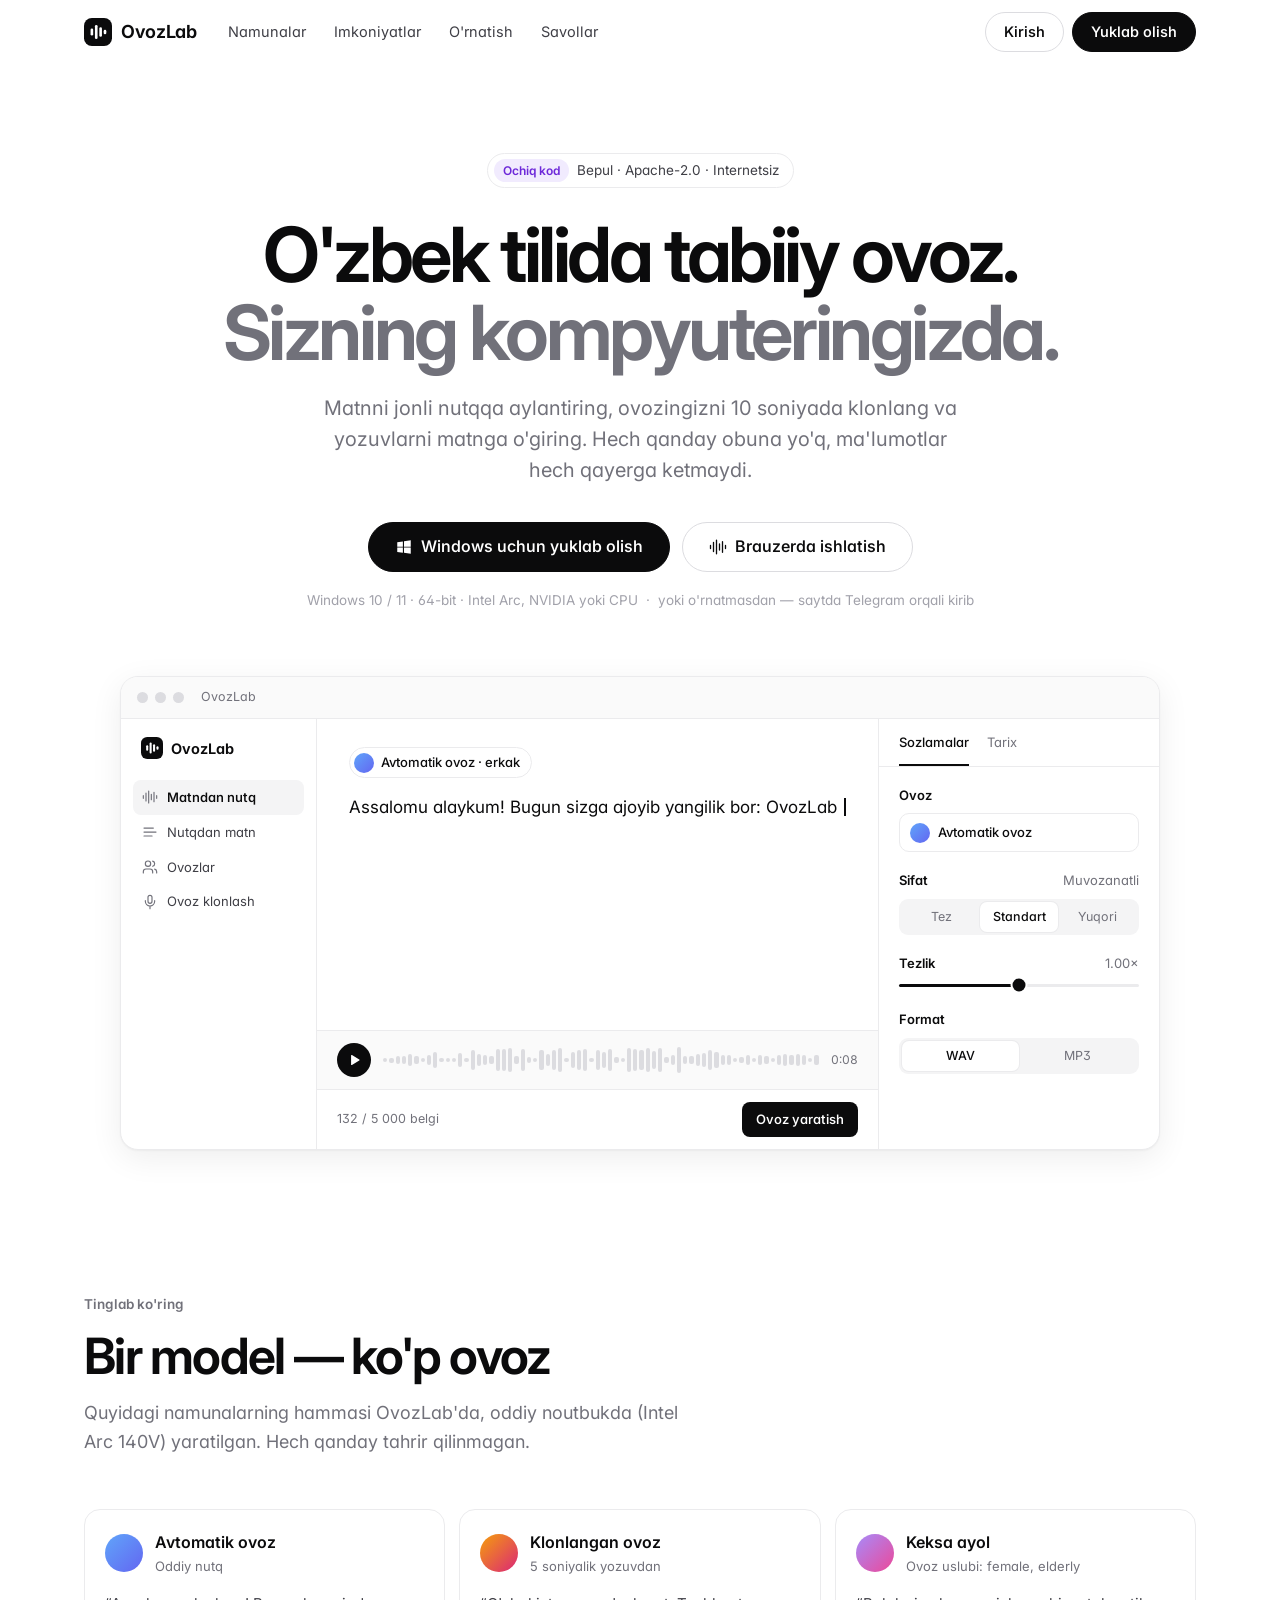
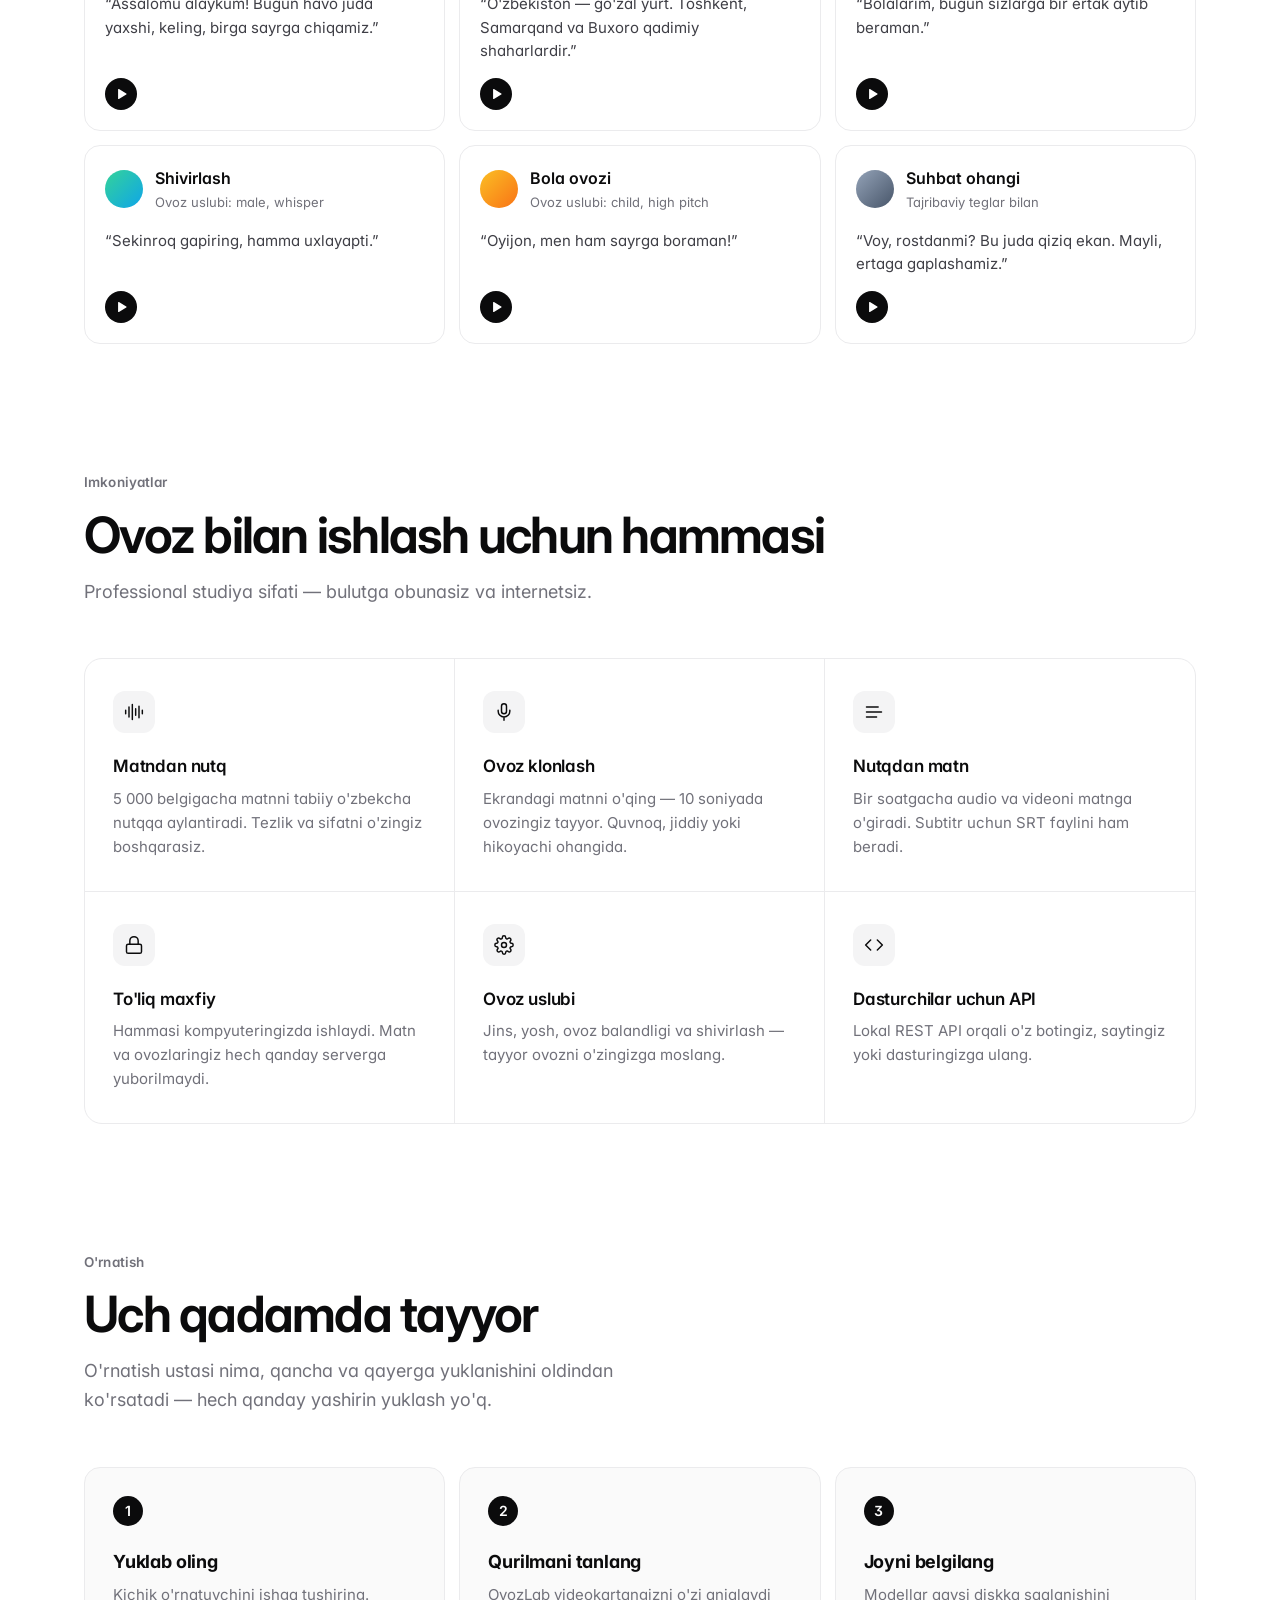
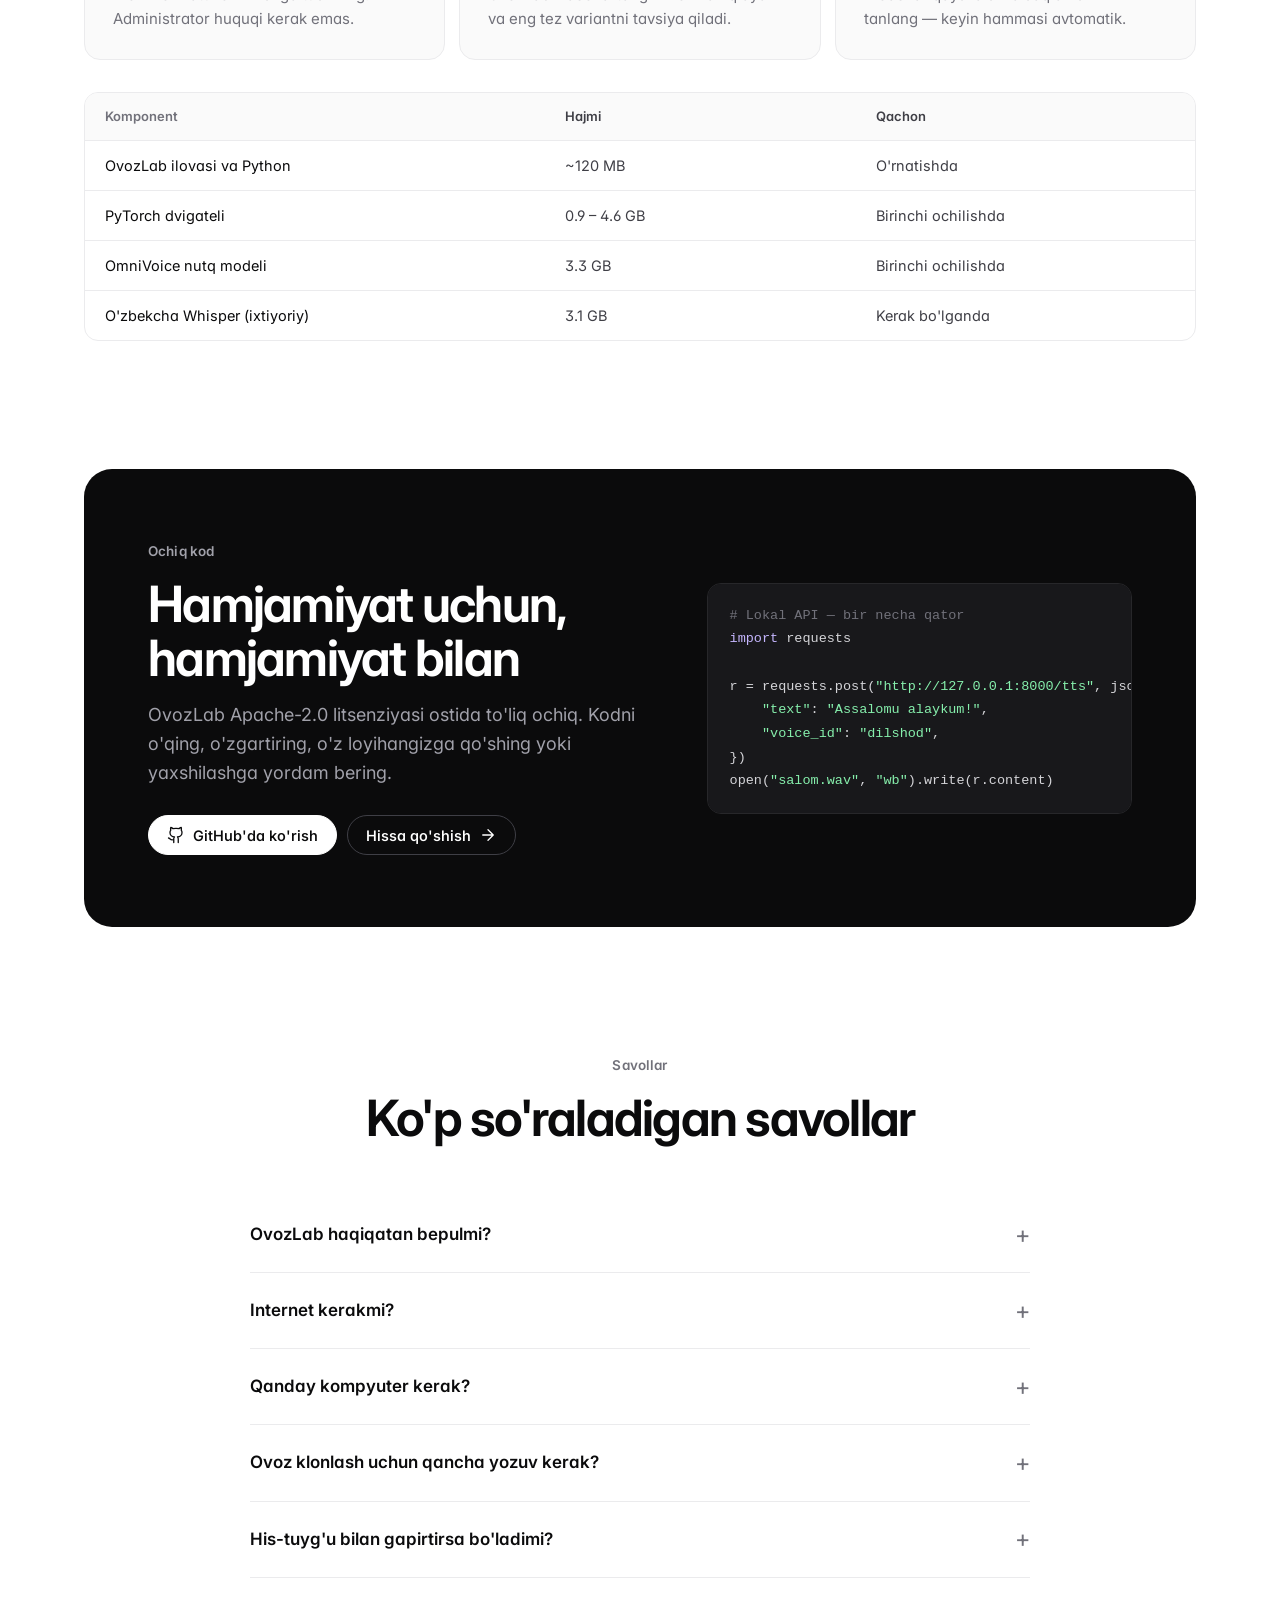
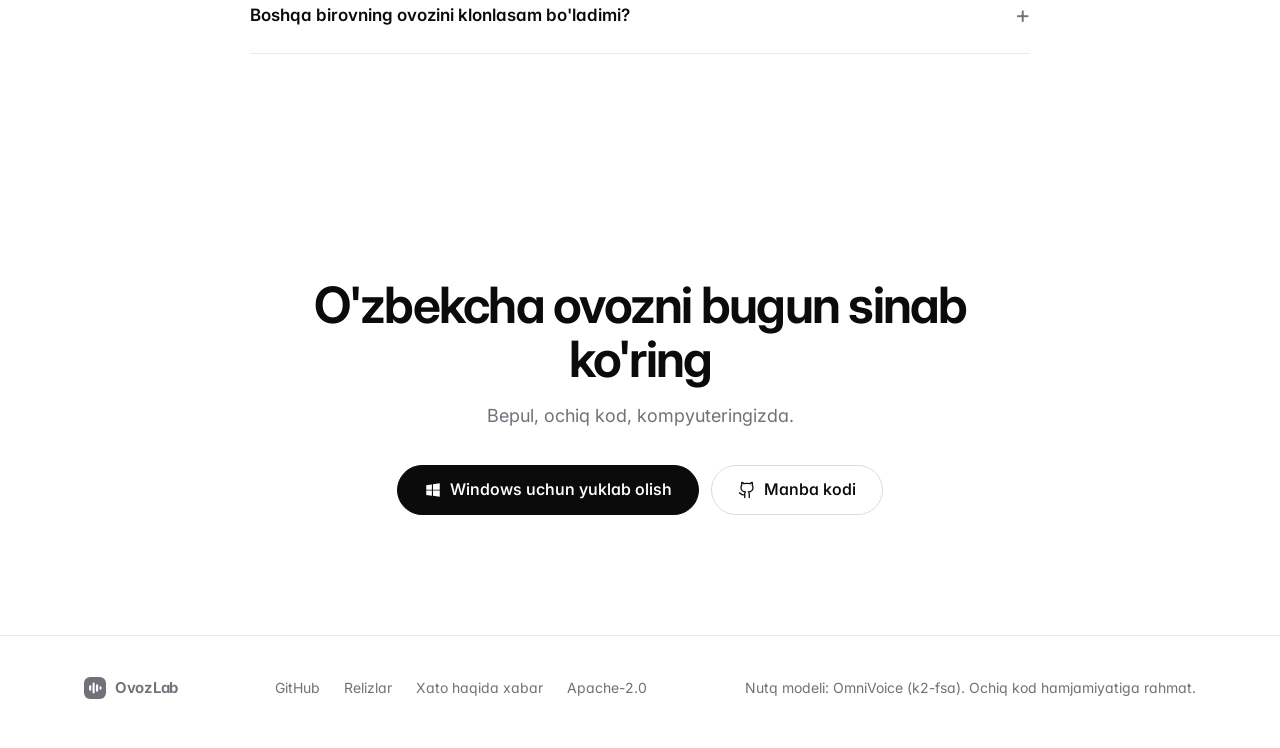
<file: website/index.html>
<!doctype html>
<html lang="uz">
<head>
<meta charset="utf-8">
<meta name="viewport" content="width=device-width, initial-scale=1">
<title>OvozLab — o'zbek tilida tabiiy ovoz</title>
<meta name="description" content="OvozLab — o'zbek tili uchun ochiq kodli matndan nutq, ovoz klonlash va nutqdan matn dasturi. Bepul, internetsiz, kompyuteringizda ishlaydi.">
<meta property="og:title" content="OvozLab — o'zbek tilida tabiiy ovoz">
<meta property="og:description" content="Matndan nutq, ovoz klonlash va nutqdan matn. Ochiq kod, bepul, internetsiz.">
<meta property="og:image" content="assets/icon.png">
<link rel="icon" href="assets/logo.svg" type="image/svg+xml">
<link rel="preconnect" href="https://fonts.googleapis.com">
<link rel="preconnect" href="https://fonts.gstatic.com" crossorigin>
<link href="https://fonts.googleapis.com/css2?family=Inter:wght@400;500;600;700&display=swap" rel="stylesheet">
<style>
  :root {
    --bg: #ffffff; --bg-subtle: #fafafa; --surface: #f4f4f5; --border: #ebebed; --border-strong: #dcdce0;
    --text: #0b0b0c; --text-2: #3f3f46; --muted: #71717a; --faint: #a1a1aa;
    --primary: #0b0b0c; --primary-text: #fff; --accent-soft: #f1ebfe; --accent-text: #6d28d9;
    --shadow: 0 1px 2px rgba(0,0,0,.04), 0 8px 32px rgba(0,0,0,.07);
    --font: "Inter", system-ui, -apple-system, "Segoe UI", sans-serif;
  }
  :root[data-theme="dark"] {
    --bg: #0b0b0d; --bg-subtle: #111114; --surface: #18181b; --border: #222226; --border-strong: #2f2f35;
    --text: #f4f4f5; --text-2: #d4d4d8; --muted: #a1a1aa; --faint: #71717a;
    --primary: #f4f4f5; --primary-text: #0b0b0c; --accent-soft: #241b3a; --accent-text: #c4b5fd;
    --shadow: 0 1px 2px rgba(0,0,0,.4), 0 8px 32px rgba(0,0,0,.5);
  }
  * { box-sizing: border-box; }
  html { scroll-behavior: smooth; }
  body { margin: 0; background: var(--bg); color: var(--text); font: 16px/1.6 var(--font); -webkit-font-smoothing: antialiased; font-feature-settings: "cv11", "ss01"; }
  a { color: inherit; text-decoration: none; }
  img, svg { display: block; }
  .wrap { max-width: 1160px; margin: 0 auto; padding: 0 24px; }
  .icon { width: 20px; height: 20px; stroke: currentColor; fill: none; stroke-width: 1.75; stroke-linecap: round; stroke-linejoin: round; flex: none; }

  /* nav */
  header { position: sticky; top: 0; z-index: 50; background: color-mix(in srgb, var(--bg) 82%, transparent); backdrop-filter: saturate(1.4) blur(12px); border-bottom: 1px solid transparent; transition: border-color .2s; }
  header.scrolled { border-bottom-color: var(--border); }
  .nav { height: 64px; display: flex; align-items: center; gap: 32px; }
  .brand { display: flex; align-items: center; gap: 9px; font-weight: 650; font-size: 18px; letter-spacing: -0.02em; }
  .brand svg { width: 28px; height: 28px; }
  .nav-links { display: flex; gap: 28px; font-size: 14.5px; color: var(--text-2); }
  .nav-links a:hover { color: var(--text); }
  .nav-cta { margin-left: auto; display: flex; gap: 8px; }
  .btn { display: inline-flex; align-items: center; justify-content: center; gap: 8px; height: 40px; padding: 0 18px; border-radius: 999px; font-weight: 550; font-size: 14.5px; border: 1px solid var(--border-strong); background: var(--bg); color: var(--text); white-space: nowrap; transition: opacity .15s, background .15s; cursor: pointer; }
  .btn:hover { background: var(--surface); }
  .btn.primary { background: var(--primary); color: var(--primary-text); border-color: var(--primary); }
  .btn.primary:hover { opacity: .86; }
  .btn.lg { height: 50px; padding: 0 26px; font-size: 16px; }
  .btn .icon { width: 18px; height: 18px; }

  /* hero */
  .hero { text-align: center; padding: 88px 0 40px; }
  .pill { display: inline-flex; align-items: center; gap: 8px; border: 1px solid var(--border); border-radius: 999px; padding: 5px 14px 5px 6px; font-size: 13.5px; color: var(--text-2); margin-bottom: 28px; background: var(--bg); }
  .pill b { background: var(--accent-soft); color: var(--accent-text); font-weight: 600; font-size: 12px; padding: 2px 9px; border-radius: 999px; }
  h1 { font-size: clamp(40px, 6.4vw, 76px); line-height: 1.02; letter-spacing: -0.045em; font-weight: 650; margin: 0 auto 22px; max-width: 900px; }
  h1 span { color: var(--muted); }
  .lead { font-size: clamp(17px, 2vw, 20px); color: var(--muted); max-width: 640px; margin: 0 auto 36px; line-height: 1.55; }
  .hero-cta { display: flex; gap: 12px; justify-content: center; flex-wrap: wrap; }
  .hero-meta { margin-top: 18px; font-size: 13.5px; color: var(--faint); }

  /* product preview */
  .preview { margin: 64px auto 0; max-width: 1040px; border: 1px solid var(--border); border-radius: 18px; background: var(--bg); box-shadow: var(--shadow); overflow: hidden; text-align: left; }
  .pv-bar { height: 42px; display: flex; align-items: center; gap: 7px; padding: 0 16px; border-bottom: 1px solid var(--border); background: var(--bg-subtle); }
  .pv-bar i { width: 11px; height: 11px; border-radius: 50%; background: var(--border-strong); }
  .pv-bar span { margin-left: 10px; font-size: 12.5px; color: var(--muted); }
  .pv { display: grid; grid-template-columns: 196px 1fr 280px; min-height: 430px; }
  .pv-side { border-right: 1px solid var(--border); padding: 18px 12px; font-size: 13px; }
  .pv-side .b { display: flex; align-items: center; gap: 8px; font-weight: 650; margin: 0 8px 20px; font-size: 14.5px; }
  .pv-side .b svg { width: 22px; height: 22px; }
  .pv-side .it { display: flex; align-items: center; gap: 9px; padding: 7px 9px; border-radius: 8px; color: var(--text-2); }
  .pv-side .it.on { background: var(--surface); color: var(--text); font-weight: 550; }
  .pv-side .it .icon { width: 16px; height: 16px; color: var(--muted); }
  .pv-main { display: flex; flex-direction: column; border-right: 1px solid var(--border); }
  .pv-editor { flex: 1; padding: 28px 32px; font-size: 17px; line-height: 1.8; color: var(--text); }
  .chip { display: inline-flex; align-items: center; gap: 7px; border: 1px solid var(--border); border-radius: 999px; padding: 3px 11px 3px 4px; font-size: 13px; font-weight: 500; margin-bottom: 14px; }
  .av { width: 20px; height: 20px; border-radius: 50%; background: linear-gradient(135deg, #f59e0b, #db2777); }
  mark { background: var(--accent-soft); color: var(--accent-text); border-radius: 5px; padding: 1px 5px; font-size: .92em; }
  .typed::after { content: ""; display: inline-block; width: 2px; height: 1.1em; background: var(--text); margin-left: 2px; vertical-align: -3px; animation: blink 1s steps(1) infinite; }
  @keyframes blink { 50% { opacity: 0; } }
  .pv-player { display: flex; align-items: center; gap: 12px; padding: 12px 20px; border-top: 1px solid var(--border); background: var(--bg-subtle); }
  .pv-play { width: 34px; height: 34px; border-radius: 50%; background: var(--primary); display: grid; place-items: center; flex: none; border: 0; cursor: pointer; color: var(--primary-text); }
  .pv-play svg { width: 14px; height: 14px; fill: currentColor; }
  .bars { flex: 1; display: flex; align-items: center; gap: 2px; height: 30px; }
  .bars i { flex: 1; background: var(--border-strong); border-radius: 2px; transition: background .1s; }
  .bars i.on { background: var(--text); }
  .pv-foot { display: flex; justify-content: space-between; align-items: center; padding: 12px 20px; border-top: 1px solid var(--border); font-size: 12.5px; color: var(--muted); }
  .pv-gen { background: var(--primary); color: var(--primary-text); border-radius: 8px; padding: 7px 14px; font-weight: 550; font-size: 13px; }
  .pv-set { padding: 18px 20px; font-size: 13px; }
  .pv-set .tabs { display: flex; gap: 18px; border-bottom: 1px solid var(--border); margin: -18px -20px 18px; padding: 0 20px; }
  .pv-set .tabs span { padding: 13px 0 11px; color: var(--muted); }
  .pv-set .tabs span.on { color: var(--text); border-bottom: 2px solid var(--text); font-weight: 500; }
  .pv-set .l { font-weight: 600; margin-bottom: 8px; display: flex; justify-content: space-between; }
  .pv-set .l em { font-style: normal; color: var(--muted); font-weight: 400; }
  .pv-set .box { border: 1px solid var(--border); border-radius: 10px; padding: 8px 10px; display: flex; align-items: center; gap: 8px; margin-bottom: 18px; font-weight: 500; }
  .seg { display: grid; grid-template-columns: repeat(3, 1fr); background: var(--surface); border-radius: 9px; padding: 3px; margin-bottom: 18px; }
  .seg span { text-align: center; padding: 5px 0; border-radius: 7px; color: var(--muted); font-size: 12.5px; }
  .seg span.on { background: var(--bg); color: var(--text); box-shadow: 0 0 0 1px var(--border); font-weight: 500; }
  .slider { height: 3px; border-radius: 3px; background: linear-gradient(to right, var(--text) 50%, var(--border) 50%); position: relative; margin: 10px 0 22px; }
  .slider::after { content: ""; position: absolute; left: 50%; top: 50%; width: 13px; height: 13px; border-radius: 50%; background: var(--text); transform: translate(-50%, -50%); box-shadow: 0 0 0 2px var(--bg); }

  /* sections */
  section { padding: 104px 0; }
  .eyebrow { font-size: 13.5px; font-weight: 600; color: var(--muted); letter-spacing: .01em; margin-bottom: 14px; }
  h2 { font-size: clamp(32px, 4.2vw, 50px); line-height: 1.08; letter-spacing: -0.035em; font-weight: 650; margin: 0 0 16px; }
  .sec-lead { font-size: 18px; color: var(--muted); max-width: 600px; margin: 0; }
  .sec-head { margin-bottom: 52px; }
  .sec-head.center { text-align: center; } .sec-head.center .sec-lead { margin: 0 auto; }

  /* demos */
  .demos { display: grid; grid-template-columns: repeat(3, 1fr); gap: 14px; }
  .demo { border: 1px solid var(--border); border-radius: 16px; padding: 20px; display: flex; flex-direction: column; gap: 16px; background: var(--bg); cursor: pointer; transition: border-color .15s, box-shadow .15s; text-align: left; font: inherit; color: inherit; }
  .demo:hover { border-color: var(--border-strong); box-shadow: var(--shadow); }
  .demo.playing { border-color: var(--text); }
  .demo .top { display: flex; align-items: center; gap: 12px; }
  .demo .av { width: 38px; height: 38px; }
  .demo .n { font-weight: 600; }
  .demo .s { font-size: 13px; color: var(--muted); }
  .demo .q { font-size: 15px; color: var(--text-2); line-height: 1.55; flex: 1; }
  .demo .row { display: flex; align-items: center; gap: 12px; }
  .demo .pv-play { width: 32px; height: 32px; }
  .demo .bars { height: 26px; }

  /* features */
  .features { display: grid; grid-template-columns: repeat(3, 1fr); border: 1px solid var(--border); border-radius: 18px; overflow: hidden; }
  .feat { padding: 32px 28px; border-right: 1px solid var(--border); border-bottom: 1px solid var(--border); }
  .feat:nth-child(3n) { border-right: 0; }
  .feat:nth-last-child(-n+3) { border-bottom: 0; }
  .feat .ic { width: 42px; height: 42px; border-radius: 12px; background: var(--surface); display: grid; place-items: center; margin-bottom: 20px; }
  .feat h3 { font-size: 17px; margin: 0 0 6px; font-weight: 600; letter-spacing: -0.01em; }
  .feat p { margin: 0; color: var(--muted); font-size: 15px; }

  /* steps */
  .steps { display: grid; grid-template-columns: repeat(3, 1fr); gap: 14px; counter-reset: s; }
  .step { border: 1px solid var(--border); border-radius: 16px; padding: 28px; background: var(--bg-subtle); }
  .step .num { width: 30px; height: 30px; border-radius: 50%; background: var(--primary); color: var(--primary-text); display: grid; place-items: center; font-size: 14px; font-weight: 600; margin-bottom: 22px; }
  .step h3 { margin: 0 0 6px; font-size: 18px; letter-spacing: -0.01em; }
  .step p { margin: 0; color: var(--muted); font-size: 15px; }
  .table { margin-top: 32px; border: 1px solid var(--border); border-radius: 14px; overflow: hidden; font-size: 14.5px; }
  .tr { display: grid; grid-template-columns: 1.5fr 1fr 1fr; padding: 13px 20px; border-top: 1px solid var(--border); gap: 12px; }
  .tr:first-child { border-top: 0; background: var(--bg-subtle); font-weight: 600; font-size: 13px; color: var(--muted); }
  .tr span:not(:first-child) { color: var(--text-2); }

  /* dark band */
  .band { background: #0b0b0c; color: #f4f4f5; border-radius: 28px; padding: 72px 64px; display: grid; grid-template-columns: 1.2fr 1fr; gap: 48px; align-items: center; }
  .band h2 { color: #fff; }
  .band .sec-lead { color: #a1a1aa; }
  .band .btn { background: #fff; color: #0b0b0c; border-color: #fff; }
  .band .btn.ghost { background: transparent; color: #fff; border-color: #3f3f46; }
  .code { background: #18181b; border: 1px solid #27272a; border-radius: 14px; padding: 20px 22px; font: 13.5px/1.75 ui-monospace, "Cascadia Code", Consolas, monospace; color: #d4d4d8; overflow-x: auto; white-space: pre; }
  .code .c { color: #71717a; } .code .k { color: #c4b5fd; } .code .s { color: #86efac; }

  /* faq */
  .faq { max-width: 780px; margin: 0 auto; }
  details { border-bottom: 1px solid var(--border); padding: 4px 0; }
  summary { list-style: none; cursor: pointer; padding: 20px 0; font-weight: 600; font-size: 17px; display: flex; justify-content: space-between; gap: 16px; align-items: center; }
  summary::-webkit-details-marker { display: none; }
  summary::after { content: "+"; font-weight: 400; font-size: 24px; color: var(--muted); line-height: 1; transition: transform .2s; }
  details[open] summary::after { transform: rotate(45deg); }
  details p { margin: 0 0 22px; color: var(--muted); font-size: 15.5px; }

  /* cta + footer */
  .final { text-align: center; padding: 120px 0; }
  .final h2 { max-width: 760px; margin: 0 auto 16px; }
  .final .sec-lead { margin: 0 auto 34px; }
  footer { border-top: 1px solid var(--border); padding: 40px 0 48px; font-size: 14px; color: var(--muted); }
  .foot { display: flex; justify-content: space-between; gap: 24px; flex-wrap: wrap; align-items: center; }
  .foot .links { display: flex; gap: 24px; flex-wrap: wrap; }
  .foot a:hover { color: var(--text); }

  .reveal { opacity: 0; transform: translateY(16px); transition: opacity .7s ease, transform .7s ease; }
  .reveal.in { opacity: 1; transform: none; }
  @media (prefers-reduced-motion: reduce) { .reveal { opacity: 1; transform: none; transition: none; } html { scroll-behavior: auto; } }

  @media (max-width: 960px) {
    .nav-links { display: none; }
    .pv { grid-template-columns: 1fr; }
    .pv-side, .pv-set { display: none; }
    .pv-main { border-right: 0; }
    .demos, .features, .steps { grid-template-columns: 1fr; }
    .feat { border-right: 0 !important; border-bottom: 1px solid var(--border) !important; }
    .feat:last-child { border-bottom: 0 !important; }
    .band { grid-template-columns: 1fr; padding: 44px 28px; }
    section { padding: 72px 0; }
  }
  @media (max-width: 560px) {
    .wrap { padding: 0 16px; }
    .nav { gap: 12px; }
    .nav-cta .btn[data-dl] { display: none; }
    .nav-cta .btn[data-app] { background: var(--text); color: var(--bg); border-color: var(--text); }
    .hero-cta { flex-direction: column; align-items: stretch; }
    .hero-cta .btn { justify-content: center; }
    .hero-cta .btn[data-app] { order: -1; }
    h1 { font-size: clamp(32px, 9vw, 44px); }
    .hero { padding-top: 56px; }
    .pv-editor { padding: 22px; font-size: 16px; }
    .tr { grid-template-columns: 1fr 1fr; } .tr span:last-child { display: none; }
  }
</style>
</head>
<body>

<svg width="0" height="0" style="position:absolute" aria-hidden="true">
  <symbol id="logo" viewBox="0 0 32 32"><rect width="32" height="32" rx="9" fill="currentColor"/><g fill="var(--bg)"><rect x="7.5" y="12" width="3" height="8" rx="1.5"/><rect x="12.5" y="8" width="3" height="16" rx="1.5"/><rect x="17.5" y="10.5" width="3" height="11" rx="1.5"/><rect x="22.5" y="13.5" width="3" height="5" rx="1.5"/></g></symbol>
  <symbol id="i-win" viewBox="0 0 24 24"><path d="M3 5.5 10.5 4.5v7H3zM12 4.3 21 3v8.5h-9zM3 12.5h7.5v7L3 18.5zM12 12.5h9V21l-9-1.3z" fill="currentColor" stroke="none"/></symbol>
  <symbol id="i-github" viewBox="0 0 24 24"><path d="M15 22v-4a4.8 4.8 0 0 0-1-3.5c3 0 6-2 6-5.5.08-1.25-.27-2.48-1-3.5.28-1.15.28-2.35 0-3.5 0 0-1 0-3 1.5-2.64-.5-5.36-.5-8 0C6 2 5 2 5 2c-.3 1.15-.3 2.35 0 3.5A5.4 5.4 0 0 0 4 9c0 3.5 3 5.5 6 5.5-.39.49-.68 1.05-.85 1.65S8.93 17.38 9 18v4M9 18c-4.51 2-5-2-7-2"/></symbol>
  <symbol id="i-play" viewBox="0 0 24 24"><path d="M7 4.5v15a1 1 0 0 0 1.5.86l12.5-7.5a1 1 0 0 0 0-1.72L8.5 3.64A1 1 0 0 0 7 4.5z"/></symbol>
  <symbol id="i-pause" viewBox="0 0 24 24"><rect x="6" y="4" width="4" height="16" rx="1.2"/><rect x="14" y="4" width="4" height="16" rx="1.2"/></symbol>
  <symbol id="i-wave" viewBox="0 0 24 24"><path d="M2 10v4M6 6v12M10 3v18M14 8v8M18 5v14M22 10v4"/></symbol>
  <symbol id="i-mic" viewBox="0 0 24 24"><rect x="9" y="2" width="6" height="12" rx="3"/><path d="M19 10v1a7 7 0 0 1-14 0v-1M12 18v4"/></symbol>
  <symbol id="i-text" viewBox="0 0 24 24"><path d="M17 6.1H3M21 12.1H3M15.1 18H3"/></symbol>
  <symbol id="i-users" viewBox="0 0 24 24"><path d="M16 21v-2a4 4 0 0 0-4-4H6a4 4 0 0 0-4 4v2"/><circle cx="9" cy="7" r="4"/><path d="M22 21v-2a4 4 0 0 0-3-3.87M16 3.13a4 4 0 0 1 0 7.75"/></symbol>
  <symbol id="i-lock" viewBox="0 0 24 24"><rect x="3" y="11" width="18" height="11" rx="2"/><path d="M7 11V7a5 5 0 0 1 10 0v4"/></symbol>
  <symbol id="i-code" viewBox="0 0 24 24"><path d="m16 18 6-6-6-6M8 6l-6 6 6 6"/></symbol>
  <symbol id="i-heart" viewBox="0 0 24 24"><path d="M19 14c1.49-1.46 3-3.21 3-5.5A5.5 5.5 0 0 0 16.5 3c-1.76 0-3 .5-4.5 2-1.5-1.5-2.74-2-4.5-2A5.5 5.5 0 0 0 2 8.5c0 2.3 1.5 4.05 3 5.5l7 7Z"/></symbol>
  <symbol id="i-settings" viewBox="0 0 24 24"><circle cx="12" cy="12" r="3"/><path d="M19.4 15a1.65 1.65 0 0 0 .33 1.82l.06.06a2 2 0 1 1-2.83 2.83l-.06-.06a1.65 1.65 0 0 0-1.82-.33 1.65 1.65 0 0 0-1 1.51V21a2 2 0 1 1-4 0v-.09A1.65 1.65 0 0 0 9 19.4a1.65 1.65 0 0 0-1.82.33l-.06.06a2 2 0 1 1-2.83-2.83l.06-.06A1.65 1.65 0 0 0 4.68 15a1.65 1.65 0 0 0-1.51-1H3a2 2 0 1 1 0-4h.09A1.65 1.65 0 0 0 4.6 9a1.65 1.65 0 0 0-.33-1.82l-.06-.06a2 2 0 1 1 2.83-2.83l.06.06A1.65 1.65 0 0 0 9 4.68a1.65 1.65 0 0 0 1-1.51V3a2 2 0 1 1 4 0v.09a1.65 1.65 0 0 0 1 1.51 1.65 1.65 0 0 0 1.82-.33l.06-.06a2 2 0 1 1 2.83 2.83l-.06.06A1.65 1.65 0 0 0 19.4 9a1.65 1.65 0 0 0 1.51 1H21a2 2 0 1 1 0 4h-.09a1.65 1.65 0 0 0-1.51 1z"/></symbol>
  <symbol id="i-arrow" viewBox="0 0 24 24"><path d="M5 12h14M12 5l7 7-7 7"/></symbol>
</svg>

<header id="hdr">
  <div class="wrap nav">
    <a href="#" class="brand"><svg><use href="#logo"/></svg>OvozLab</a>
    <nav class="nav-links">
      <a href="#tinglang">Namunalar</a>
      <a href="#imkoniyatlar">Imkoniyatlar</a>
      <a href="#ornatish">O'rnatish</a>
      <a href="#savollar">Savollar</a>
    </nav>
    <div class="nav-cta">
      <a class="btn" data-app href="/app">Kirish</a>
      <a class="btn primary" data-dl href="#">Yuklab olish</a>
    </div>
  </div>
</header>

<main>
  <div class="wrap hero">
    <a class="pill" data-gh href="#"><b>Ochiq kod</b>Bepul · Apache-2.0 · Internetsiz</a>
    <h1>O'zbek tilida tabiiy ovoz.<br><span>Sizning kompyuteringizda.</span></h1>
    <p class="lead">Matnni jonli nutqqa aylantiring, ovozingizni 10 soniyada klonlang va yozuvlarni matnga o'giring. Hech qanday obuna yo'q, ma'lumotlar hech qayerga ketmaydi.</p>
    <div class="hero-cta">
      <a class="btn primary lg" data-dl href="#"><svg class="icon"><use href="#i-win"/></svg>Windows uchun yuklab olish</a>
      <a class="btn lg" data-app href="/app"><svg class="icon"><use href="#i-wave"/></svg>Brauzerda ishlatish</a>
    </div>
    <div class="hero-meta">Windows 10 / 11 · 64-bit · Intel Arc, NVIDIA yoki CPU &nbsp;·&nbsp; yoki o'rnatmasdan — saytda Telegram orqali kirib</div>

    <div class="preview reveal" aria-label="OvozLab ilovasi ko'rinishi">
      <div class="pv-bar"><i></i><i></i><i></i><span>OvozLab</span></div>
      <div class="pv">
        <aside class="pv-side">
          <div class="b"><svg><use href="#logo"/></svg>OvozLab</div>
          <div class="it on"><svg class="icon"><use href="#i-wave"/></svg>Matndan nutq</div>
          <div class="it"><svg class="icon"><use href="#i-text"/></svg>Nutqdan matn</div>
          <div class="it"><svg class="icon"><use href="#i-users"/></svg>Ovozlar</div>
          <div class="it"><svg class="icon"><use href="#i-mic"/></svg>Ovoz klonlash</div>
        </aside>
        <div class="pv-main">
          <div class="pv-editor">
            <div class="chip"><span class="av" style="background:linear-gradient(135deg,#60a5fa,#6366f1)"></span>Avtomatik ovoz · erkak</div>
            <div id="typed" class="typed"></div>
          </div>
          <div class="pv-player">
            <button class="pv-play" data-src="assets/samples/hero.mp3" aria-label="Tinglash"><svg><use href="#i-play"/></svg></button>
            <div class="bars" data-n="70"></div>
            <span class="dur" style="font-size:12px;color:var(--muted);font-variant-numeric:tabular-nums">0:08</span>
          </div>
          <div class="pv-foot"><span>132 / 5 000 belgi</span><span class="pv-gen">Ovoz yaratish</span></div>
        </div>
        <aside class="pv-set">
          <div class="tabs"><span class="on">Sozlamalar</span><span>Tarix</span></div>
          <div class="l">Ovoz</div>
          <div class="box"><span class="av" style="background:linear-gradient(135deg,#60a5fa,#6366f1)"></span>Avtomatik ovoz</div>
          <div class="l">Sifat <em>Muvozanatli</em></div>
          <div class="seg"><span>Tez</span><span class="on">Standart</span><span>Yuqori</span></div>
          <div class="l">Tezlik <em>1.00×</em></div>
          <div class="slider"></div>
          <div class="l">Format</div>
          <div class="seg" style="grid-template-columns:1fr 1fr"><span class="on">WAV</span><span>MP3</span></div>
        </aside>
      </div>
    </div>
  </div>

  <section id="tinglang">
    <div class="wrap">
      <div class="sec-head reveal"><div class="eyebrow">Tinglab ko'ring</div><h2>Bir model — ko'p ovoz</h2>
        <p class="sec-lead">Quyidagi namunalarning hammasi OvozLab'da, oddiy noutbukda (Intel Arc 140V) yaratilgan. Hech qanday tahrir qilinmagan.</p></div>
      <div class="demos">
        <button class="demo reveal" data-src="assets/samples/salom.mp3"><div class="top"><span class="av" style="background:linear-gradient(135deg,#60a5fa,#6366f1)"></span><div><div class="n">Avtomatik ovoz</div><div class="s">Oddiy nutq</div></div></div>
          <div class="q">“Assalomu alaykum! Bugun havo juda yaxshi, keling, birga sayrga chiqamiz.”</div><div class="row"><span class="pv-play"><svg><use href="#i-play"/></svg></span><div class="bars" data-n="40"></div></div></button>
        <button class="demo reveal" data-src="assets/samples/klon.mp3"><div class="top"><span class="av" style="background:linear-gradient(135deg,#f59e0b,#db2777)"></span><div><div class="n">Klonlangan ovoz</div><div class="s">5 soniyalik yozuvdan</div></div></div>
          <div class="q">“O'zbekiston — go'zal yurt. Toshkent, Samarqand va Buxoro qadimiy shaharlardir.”</div><div class="row"><span class="pv-play"><svg><use href="#i-play"/></svg></span><div class="bars" data-n="40"></div></div></button>
        <button class="demo reveal" data-src="assets/samples/ertak.mp3"><div class="top"><span class="av" style="background:linear-gradient(135deg,#a78bfa,#ec4899)"></span><div><div class="n">Keksa ayol</div><div class="s">Ovoz uslubi: female, elderly</div></div></div>
          <div class="q">“Bolalarim, bugun sizlarga bir ertak aytib beraman.”</div><div class="row"><span class="pv-play"><svg><use href="#i-play"/></svg></span><div class="bars" data-n="40"></div></div></button>
        <button class="demo reveal" data-src="assets/samples/shivir.mp3"><div class="top"><span class="av" style="background:linear-gradient(135deg,#34d399,#0ea5e9)"></span><div><div class="n">Shivirlash</div><div class="s">Ovoz uslubi: male, whisper</div></div></div>
          <div class="q">“Sekinroq gapiring, hamma uxlayapti.”</div><div class="row"><span class="pv-play"><svg><use href="#i-play"/></svg></span><div class="bars" data-n="40"></div></div></button>
        <button class="demo reveal" data-src="assets/samples/bola.mp3"><div class="top"><span class="av" style="background:linear-gradient(135deg,#fbbf24,#f97316)"></span><div><div class="n">Bola ovozi</div><div class="s">Ovoz uslubi: child, high pitch</div></div></div>
          <div class="q">“Oyijon, men ham sayrga boraman!”</div><div class="row"><span class="pv-play"><svg><use href="#i-play"/></svg></span><div class="bars" data-n="40"></div></div></button>
        <button class="demo reveal" data-src="assets/samples/suhbat.mp3"><div class="top"><span class="av" style="background:linear-gradient(135deg,#94a3b8,#475569)"></span><div><div class="n">Suhbat ohangi</div><div class="s">Tajribaviy teglar bilan</div></div></div>
          <div class="q">“Voy, rostdanmi? Bu juda qiziq ekan. Mayli, ertaga gaplashamiz.”</div><div class="row"><span class="pv-play"><svg><use href="#i-play"/></svg></span><div class="bars" data-n="40"></div></div></button>
      </div>
    </div>
  </section>

  <section id="imkoniyatlar" style="padding-top:24px">
    <div class="wrap">
      <div class="sec-head reveal"><div class="eyebrow">Imkoniyatlar</div><h2>Ovoz bilan ishlash uchun hammasi</h2>
        <p class="sec-lead">Professional studiya sifati — bulutga obunasiz va internetsiz.</p></div>
      <div class="features reveal">
        <div class="feat"><div class="ic"><svg class="icon"><use href="#i-wave"/></svg></div><h3>Matndan nutq</h3><p>5 000 belgigacha matnni tabiiy o'zbekcha nutqqa aylantiradi. Tezlik va sifatni o'zingiz boshqarasiz.</p></div>
        <div class="feat"><div class="ic"><svg class="icon"><use href="#i-mic"/></svg></div><h3>Ovoz klonlash</h3><p>Ekrandagi matnni o'qing — 10 soniyada ovozingiz tayyor. Quvnoq, jiddiy yoki hikoyachi ohangida.</p></div>
        <div class="feat"><div class="ic"><svg class="icon"><use href="#i-text"/></svg></div><h3>Nutqdan matn</h3><p>Bir soatgacha audio va videoni matnga o'giradi. Subtitr uchun SRT faylini ham beradi.</p></div>
        <div class="feat"><div class="ic"><svg class="icon"><use href="#i-lock"/></svg></div><h3>To'liq maxfiy</h3><p>Hammasi kompyuteringizda ishlaydi. Matn va ovozlaringiz hech qanday serverga yuborilmaydi.</p></div>
        <div class="feat"><div class="ic"><svg class="icon"><use href="#i-settings"/></svg></div><h3>Ovoz uslubi</h3><p>Jins, yosh, ovoz balandligi va shivirlash — tayyor ovozni o'zingizga moslang.</p></div>
        <div class="feat"><div class="ic"><svg class="icon"><use href="#i-code"/></svg></div><h3>Dasturchilar uchun API</h3><p>Lokal REST API orqali o'z botingiz, saytingiz yoki dasturingizga ulang.</p></div>
      </div>
    </div>
  </section>

  <section id="ornatish" style="padding-top:24px">
    <div class="wrap">
      <div class="sec-head reveal"><div class="eyebrow">O'rnatish</div><h2>Uch qadamda tayyor</h2>
        <p class="sec-lead">O'rnatish ustasi nima, qancha va qayerga yuklanishini oldindan ko'rsatadi — hech qanday yashirin yuklash yo'q.</p></div>
      <div class="steps">
        <div class="step reveal"><div class="num">1</div><h3>Yuklab oling</h3><p>Kichik o'rnatuvchini ishga tushiring. Administrator huquqi kerak emas.</p></div>
        <div class="step reveal"><div class="num">2</div><h3>Qurilmani tanlang</h3><p>OvozLab videokartangizni o'zi aniqlaydi va eng tez variantni tavsiya qiladi.</p></div>
        <div class="step reveal"><div class="num">3</div><h3>Joyni belgilang</h3><p>Modellar qaysi diskka saqlanishini tanlang — keyin hammasi avtomatik.</p></div>
      </div>
      <div class="table reveal">
        <div class="tr"><span>Komponent</span><span>Hajmi</span><span>Qachon</span></div>
        <div class="tr"><span>OvozLab ilovasi va Python</span><span>~120 MB</span><span>O'rnatishda</span></div>
        <div class="tr"><span>PyTorch dvigateli</span><span>0.9 – 4.6 GB</span><span>Birinchi ochilishda</span></div>
        <div class="tr"><span>OmniVoice nutq modeli</span><span>3.3 GB</span><span>Birinchi ochilishda</span></div>
        <div class="tr"><span>O'zbekcha Whisper (ixtiyoriy)</span><span>3.1 GB</span><span>Kerak bo'lganda</span></div>
      </div>
    </div>
  </section>

  <section style="padding-top:24px">
    <div class="wrap">
      <div class="band reveal">
        <div>
          <div class="eyebrow" style="color:#a1a1aa">Ochiq kod</div>
          <h2>Hamjamiyat uchun, hamjamiyat bilan</h2>
          <p class="sec-lead" style="margin-bottom:28px">OvozLab Apache-2.0 litsenziyasi ostida to'liq ochiq. Kodni o'qing, o'zgartiring, o'z loyihangizga qo'shing yoki yaxshilashga yordam bering.</p>
          <div style="display:flex;gap:10px;flex-wrap:wrap">
            <a class="btn" data-gh href="#"><svg class="icon"><use href="#i-github"/></svg>GitHub'da ko'rish</a>
            <a class="btn ghost" data-gh-path="/blob/main/CONTRIBUTING.md" href="#">Hissa qo'shish<svg class="icon"><use href="#i-arrow"/></svg></a>
          </div>
        </div>
<div class="code"><span class="c"># Lokal API — bir necha qator</span>
<span class="k">import</span> requests

r = requests.post(<span class="s">"http://127.0.0.1:8000/tts"</span>, json={
    <span class="s">"text"</span>: <span class="s">"Assalomu alaykum!"</span>,
    <span class="s">"voice_id"</span>: <span class="s">"dilshod"</span>,
})
open(<span class="s">"salom.wav"</span>, <span class="s">"wb"</span>).write(r.content)</div>
      </div>
    </div>
  </section>

  <section id="savollar" style="padding-top:24px">
    <div class="wrap">
      <div class="sec-head center reveal"><div class="eyebrow">Savollar</div><h2>Ko'p so'raladigan savollar</h2></div>
      <div class="faq reveal">
        <details><summary>OvozLab haqiqatan bepulmi?</summary><p>Ha. OvozLab ochiq kodli va Apache-2.0 litsenziyasi ostida tarqatiladi. Obuna, limit yoki reklama yo'q. Ishlatiladigan AI modellarning o'z litsenziyalari bor — tijorat maqsadida ishlatishdan oldin ularni tekshiring.</p></details>
        <details><summary>Internet kerakmi?</summary><p>Faqat o'rnatish vaqtida — dvigatel va modellarni yuklab olish uchun. Keyin OvozLab butunlay oflayn ishlaydi.</p></details>
        <details><summary>Qanday kompyuter kerak?</summary><p>Windows 10 yoki 11 (64-bit), 16 GB operativ xotira tavsiya etiladi va 10–12 GB bo'sh joy. Intel Arc yoki NVIDIA videokartada eng tez ishlaydi; videokartasiz ham ishlaydi, lekin sekinroq.</p></details>
        <details><summary>Ovoz klonlash uchun qancha yozuv kerak?</summary><p>5–15 soniya. OvozLab ekranda o'qish uchun matn ko'rsatadi — uni tabiiy ovozda o'qing. Uzunroq yozuv aniqlikni oshirmaydi: model yozuvni namuna sifatida ishlatadi, shuning uchun uzunlikdan ko'ra tozalik (shovqinsiz, aks-sadosiz) muhimroq.</p></details>
        <details><summary>His-tuyg'u bilan gapirtirsa bo'ladimi?</summary><p>Ha — eng yaxshi yo'li kayfiyatli ovoz profili. Klonlashda "Quvnoq", "Jiddiy" yoki "G'amgin" matnini shu ohangda o'qing va alohida saqlang: klon aynan shu kayfiyatda gapiradi.</p></details>
        <details><summary>Boshqa birovning ovozini klonlasam bo'ladimi?</summary><p>Faqat o'sha odamning roziligi bilan. Birovning ovozidan uning ruxsatisiz foydalanish, aldash yoki tuhmat uchun ishlatish taqiqlanadi va qonunga zid bo'lishi mumkin.</p></details>
      </div>
    </div>
  </section>

  <div class="wrap final">
    <h2 class="reveal">O'zbekcha ovozni bugun sinab ko'ring</h2>
    <p class="sec-lead reveal">Bepul, ochiq kod, kompyuteringizda.</p>
    <div class="hero-cta reveal">
      <a class="btn primary lg" data-dl href="#"><svg class="icon"><use href="#i-win"/></svg>Windows uchun yuklab olish</a>
      <a class="btn lg" data-gh href="#"><svg class="icon"><use href="#i-github"/></svg>Manba kodi</a>
    </div>
  </div>
</main>

<footer>
  <div class="wrap foot">
    <a href="#" class="brand" style="font-size:15px"><svg style="width:22px;height:22px"><use href="#logo"/></svg>OvozLab</a>
    <div class="links">
      <a data-gh href="#">GitHub</a>
      <a data-gh-path="/releases" href="#">Relizlar</a>
      <a data-gh-path="/issues" href="#">Xato haqida xabar</a>
      <a data-gh-path="/blob/main/LICENSE" href="#">Apache-2.0</a>
    </div>
    <div>Nutq modeli: OmniVoice (k2-fsa). Ochiq kod hamjamiyatiga rahmat.</div>
  </div>
</footer>

<script>
  // GitHub repozitoriy manzili — bitta joyda o'zgartiring.
  const REPO = 'https://github.com/uz4studiosuz/OvozLab';
  document.querySelectorAll('[data-gh]').forEach(a => a.href = REPO);
  document.querySelectorAll('[data-gh-path]').forEach(a => a.href = REPO + a.dataset.ghPath);
  // To'g'ridan-to'g'ri yuklab olish: har relizda doimiy nomli OvozLab-Setup.exe fayli bor.
  // Onlayn dashboard (Telegram orqali kirish). Sayt OvozLab serverining o'zida ochilsa — "/app",
  // boshqa joyda (masalan GitHub Pages) joylansa — server manzilini APP_URL ga yozing.
  const APP_URL = /github\.io$/.test(location.hostname) || location.protocol === 'file:' ? 'https://ovozlab.usmoxan.space/app' : '/app';
  document.querySelectorAll('[data-app]').forEach(a => a.href = APP_URL);
  document.querySelectorAll('[data-dl]').forEach(a => { a.href = REPO + '/releases/latest/download/OvozLab-Setup.exe'; a.setAttribute('download', ''); });

  // sticky header border
  const hdr = document.getElementById('hdr');
  addEventListener('scroll', () => hdr.classList.toggle('scrolled', scrollY > 8), { passive: true });

  // reveal on scroll
  const io = new IntersectionObserver(es => es.forEach(e => { if (e.isIntersecting) { e.target.classList.add('in'); io.unobserve(e.target); } }), { threshold: .12 });
  document.querySelectorAll('.reveal').forEach(el => io.observe(el));

  // typing demo
  const parts = [["Assalomu alaykum! Bugun sizga ajoyib yangilik bor: OvozLab endi o'zbek tilida tabiiy gapiradi. Matnni yozing, qolganini biz qilamiz."]];
  const typed = document.getElementById('typed');
  const reduce = matchMedia('(prefers-reduced-motion: reduce)').matches;
  (async function type() {
    const html = (n) => { let out = '', left = n; for (const [t, tag] of parts) { if (left <= 0) break; const s = t.slice(0, left); left -= t.length; out += tag ? `<mark>${s}</mark>` : s.replace(/&/g, '&amp;').replace(/</g, '&lt;'); } return out; };
    const total = parts.reduce((a, [t]) => a + t.length, 0);
    if (reduce) { typed.innerHTML = html(total); return; }
    for (let i = 0; i <= total; i++) { typed.innerHTML = html(i); await new Promise(r => setTimeout(r, 22 + Math.random() * 30)); }
  })();

  // pseudo-waveforms (deterministic) + audio playback
  document.querySelectorAll('.bars').forEach((b, k) => {
    const n = +b.dataset.n; let x = (k + 1) * 9301;
    b.innerHTML = Array.from({ length: n }, (_, i) => { x = (x * 9301 + 49297) % 233280; const env = Math.sin(Math.PI * i / n) * .7 + .3; return `<i style="height:${Math.max(12, (x / 233280) * 100 * env)}%"></i>`; }).join('');
  });
  // Ijro: bitta umumiy <audio>, har bir tugma (data-src) o'z namunasini boshqaradi.
  const audio = new Audio(); audio.preload = 'none';
  let current = null;
  const barsOf = (el) => el.matches('.pv-play') ? el.parentElement.querySelector('.bars') : el.querySelector('.bars');
  const iconOf = (el) => (el.matches('.pv-play') ? el : el.querySelector('.pv-play')).querySelector('use');
  const durOf = (el) => el.matches('.pv-play') ? el.parentElement.querySelector('.dur') : null;
  function paint(el, playing) {
    if (!el) return;
    el.classList.toggle('playing', playing);
    iconOf(el).setAttribute('href', playing ? '#i-pause' : '#i-play');
  }
  function clearBars(el) { if (el) for (const i of barsOf(el).children) i.classList.remove('on'); }
  document.querySelectorAll('[data-src]').forEach(el => el.addEventListener('click', () => {
    if (current === el) { audio.paused ? audio.play() : audio.pause(); return; }
    if (current) { paint(current, false); clearBars(current); }
    current = el; audio.src = el.dataset.src;
    audio.play().catch(err => console.warn('Ijro xatosi:', err));
  }));
  audio.addEventListener('play', () => paint(current, true));
  audio.addEventListener('pause', () => paint(current, false));
  audio.addEventListener('ended', () => { paint(current, false); clearBars(current); });
  audio.addEventListener('loadedmetadata', () => { const d = current && durOf(current); if (d) d.textContent = `0:${String(Math.round(audio.duration)).padStart(2, '0')}`; });
  audio.addEventListener('timeupdate', () => {
    if (!current || !audio.duration) return;
    const bars = barsOf(current).children, p = audio.currentTime / audio.duration;
    for (let i = 0; i < bars.length; i++) bars[i].classList.toggle('on', i / bars.length < p);
  });
</script>
</body>
</html>
</file>
